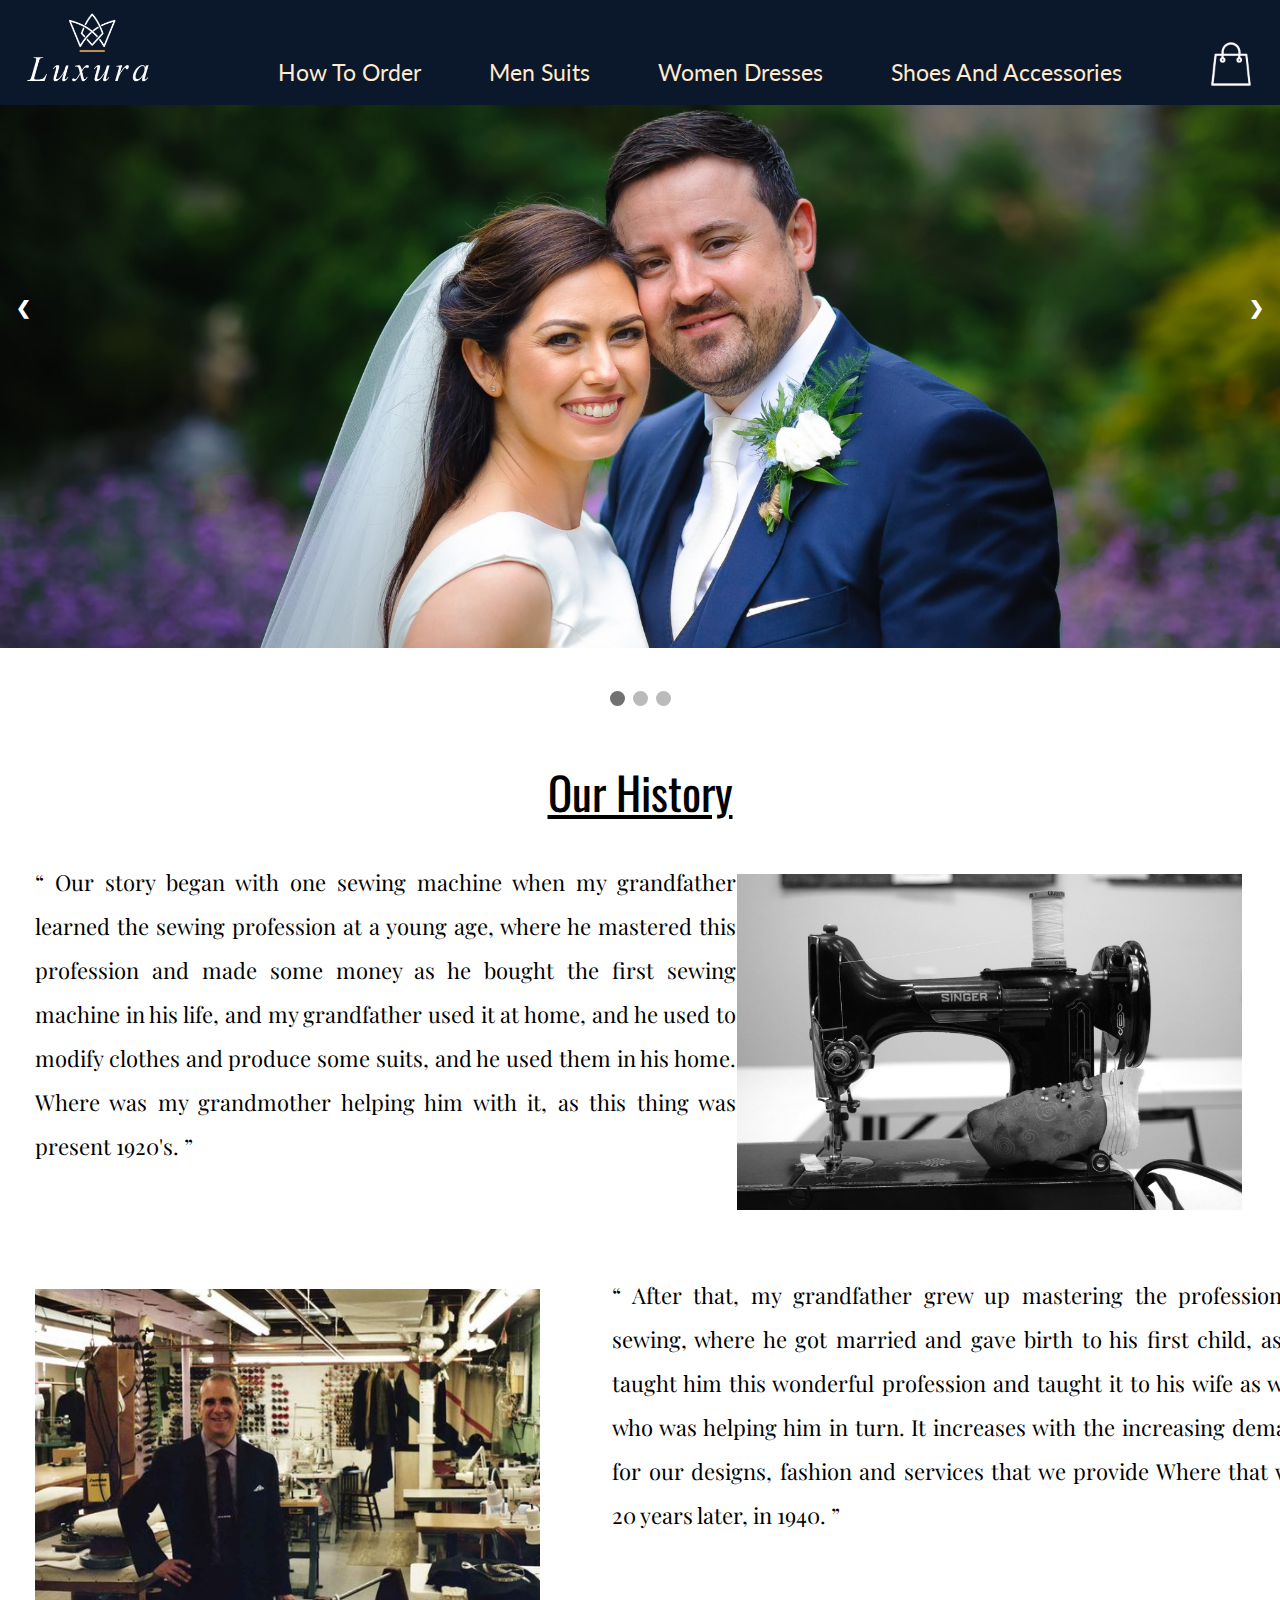
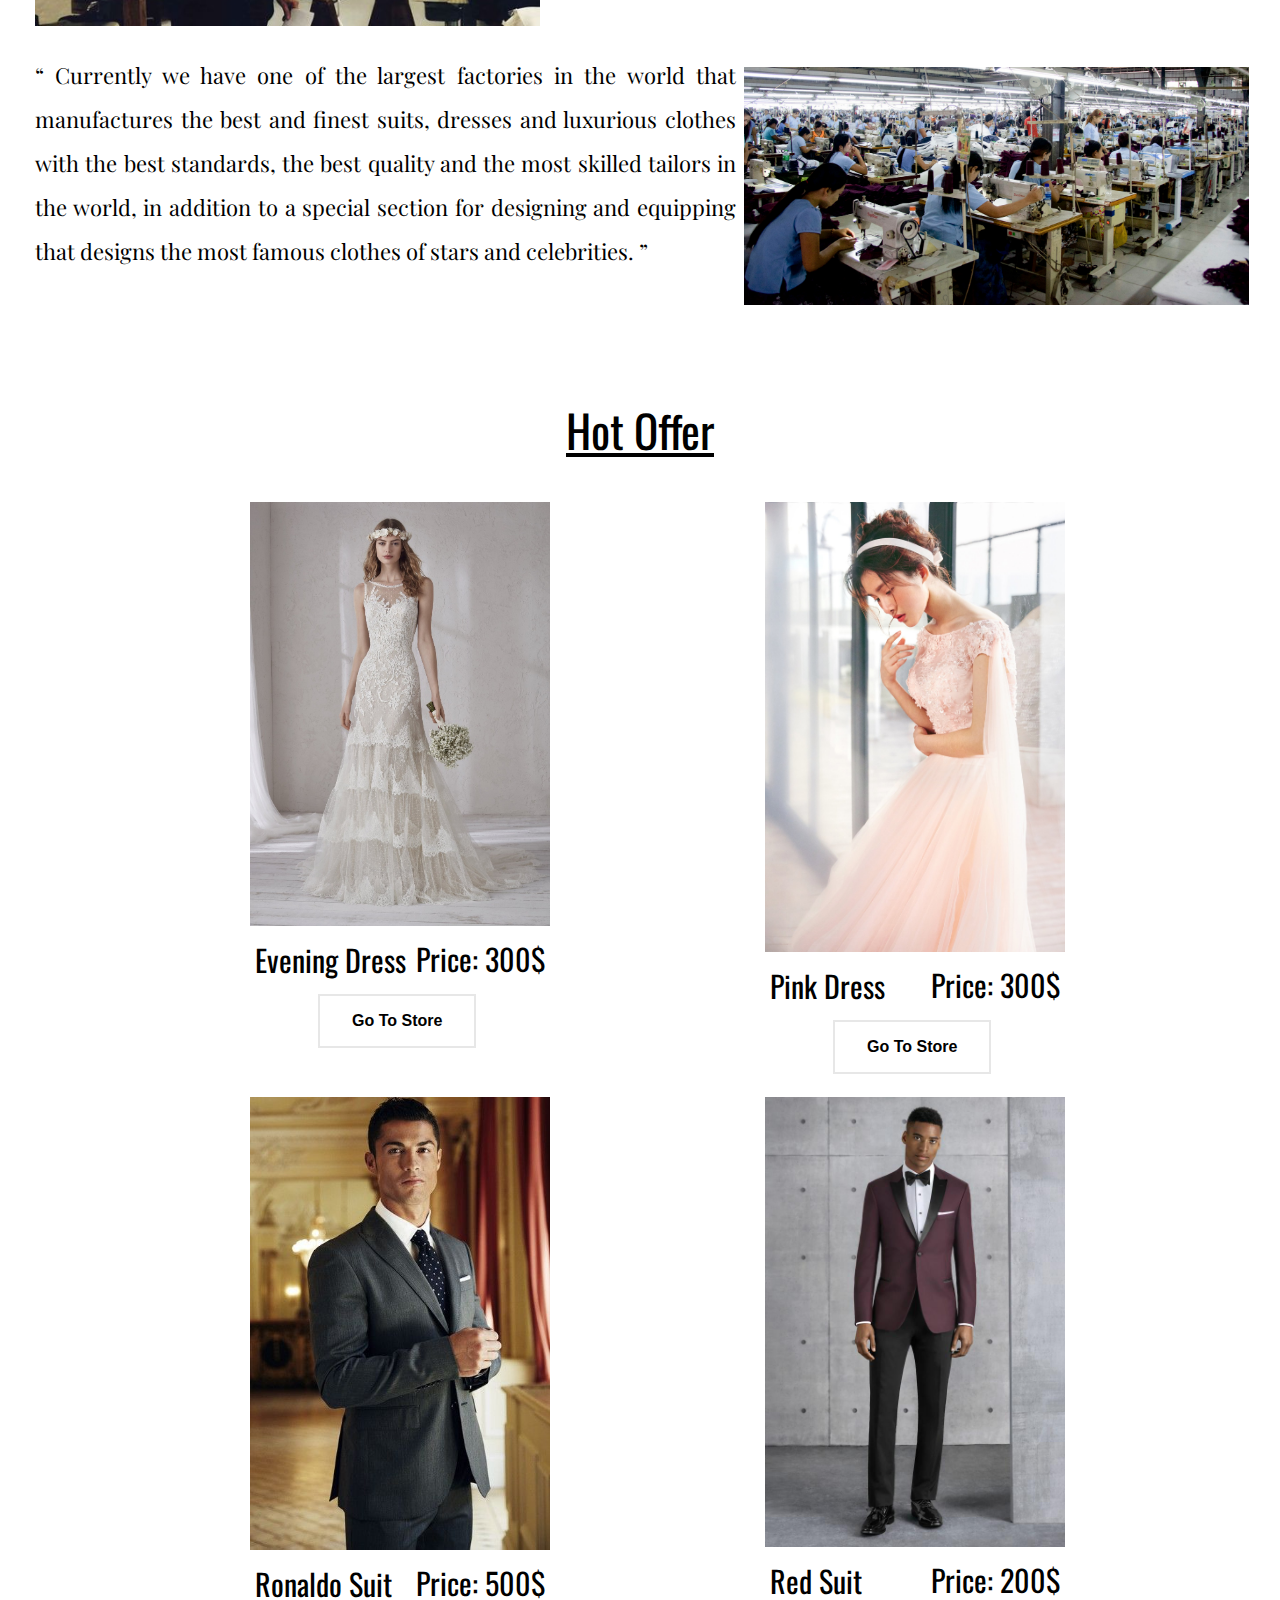
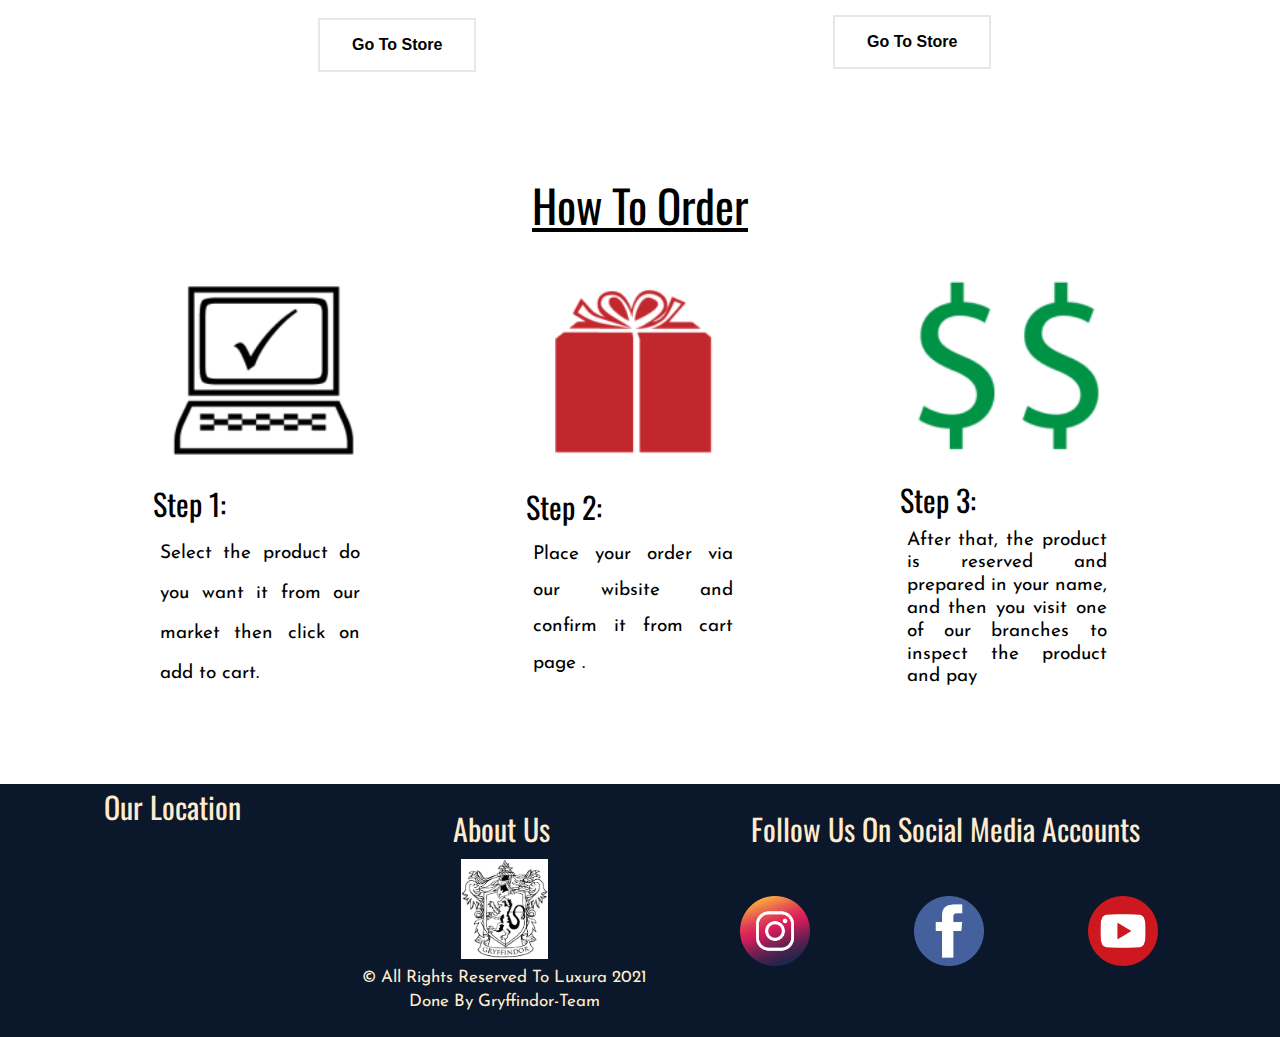
<file: index.html>
<!DOCTYPE html>
<html lang="en">

<head>
    <title>Luxura</title>
    <link rel="stylesheet" href="css/reset.css">
    <link rel="stylesheet" href="css/style.css">
    <link rel="stylesheet" href="css/mainPage.css">
</head>

<body>
    <header>
        <a href="index.html">
            <img src="img/main-page/main logo.png" alt="" class="mainLogo">
        </a>
        <nav>
            <ul>
                <li> <a href="#HowToOrder">How To Order</a></li>
                <li> <a href="pages/men-suit.html">Men Suits</a></li>
                <li> <a href="../pages/men-suit.html#womendresspage">Women Dresses</a></li>
                <li> <a href="pages/accessories.html">Shoes And Accessories</a></li>
            </ul>
            <a href="pages/cart.html">
                <img src="img/main-page/cart-logo2.png" alt="" class="cartLogo"><span id="cartLogoNum"></span>
            </a>
        </nav>
    </header>

    <main>
        <section id="slideShow">
            <div class="slideshow-container">

                <!-- Full-width images with number and caption text -->
                <div class="mySlides fade">
                    <div class="numbertext"></div>
                    <img src="img/main-page/test.jpg" style="width:100%">
                    <div class="text"></div>
                </div>

                <div class="mySlides fade">
                    <div class="numbertext"></div>
                    <img src="img/main-page/hero.jpg" style="width:100%">
                    <div class="text"></div>
                </div>

                <div class="mySlides fade">
                    <div class="numbertext"></div>
                    <img src="img/main-page/hero4.jpg" style="width:100%">
                    <div class="text"></div>
                </div>

                <!-- Next and previous buttons -->
                <a class="prev" onclick="plusSlides(-1)">&#10094;</a>
                <a class="next" onclick="plusSlides(1)">&#10095;</a>
            </div>
            <br>

            <!-- The dots/circles -->
            <div style="text-align:center">
                <span class="dot" onclick="currentSlide(1)"></span>
                <span class="dot" onclick="currentSlide(2)"></span>
                <span class="dot" onclick="currentSlide(3)"></span>
            </div>
        </section>

        <h2 class="h2">Our History</h2>

        <section id="ourHistory">
            <div>
                <p class="leftp" style="margin-bottom: 193px ; margin-left: 35px; ">
                    “ Our story began with one sewing machine when my grandfather learned the sewing profession at a young age, where he mastered this profession and made some money as he bought the first sewing machine in his life, and my grandfather used it at home, and
                    he used to modify clothes and produce some suits, and he used them in his home. Where was my grandmother helping him with it, as this thing was present 1920's. ”
                </p>
                <img src="img/main-page/talior machine.jpg" alt="" class="rightimg"></div>

            <div> <img src="img/main-page/talior shop.jpg" alt="" class="leftimg">
                <p class="rightp" style="    margin-bottom: 61px; margin-left: 612px; margin-top: -88px;">“ After that, my grandfather grew up mastering the profession of sewing, where he got married and gave birth to his first child, as he taught him this wonderful profession and taught it to his wife as well, who was helping him in turn.
                    It increases with the increasing demand for our designs, fashion and services that we provide Where that was 20 years later, in 1940. ”</p>
            </div>

            <div>
                <p class="leftp" style="margin-bottom: 134px; margin-left: 35px;"> “ Currently we have one of the largest factories in the world that manufactures the best and finest suits, dresses and luxurious clothes with the best standards, the best quality and the most skilled tailors in the world, in addition to
                    a special section for designing and equipping that designs the most famous clothes of stars and celebrities. ”</p>
                <img src="img/main-page/talior factory.png" alt="" class="rightimg2"></div>
        </section>

        <h2 class="h2"> Hot Offer</h2>
        <section id="HotOffer">


            <div>
                <img src="img/main-page/evining dress.jpg" alt="" class="HotOfferImg">
                <h4 class="hotofferh4">Evening Dress
                    <h3 class="hotofferh3 ">Price: 300$</h3>
                </h4>

                <a href="pages/men-suit.html#divv8"> <button class="hotofferbutton">Go To Store</button></a>
            </div>


            <div>
                <img src="img/main-page/pink dress.jpg" alt="" class="HotOfferImg">
                <h4 class="hotofferh4">Pink Dress</h4>
                <h3 class="hotofferh3 ">Price: 300$</h3>
                <a href="pages/men-suit.html#divv2"> <button class="hotofferbutton">Go To Store</button></a>
            </div>


            <div>
                <img src="img/main-page/suit3.jpg" alt="" class="HotOfferImg">
                <h4 class="hotofferh4">Ronaldo Suit</h4>
                <h3 class="hotofferh3 ">Price: 500$</h3>
                <a href="pages/men-suit.html#div9"> <button class="hotofferbutton">Go To Store</button></a>
            </div>


            <div>
                <img src="img/main-page/suit4.jpg" alt="" class="HotOfferImg">
                <h4 class="hotofferh4">Red Suit</h4>
                <h3 class="hotofferh3 ">Price: 200$</h3>
                <a href="pages/men-suit.html#div3"> <button class="hotofferbutton">Go To Store</button></a>
            </div>




        </section>

        <h2 class="h2">How To Order</h2>
        <section id="HowToOrder">
            <div>
                <img src="img/main-page/step1.png" class="HotOfferImg1">
                <h4 class="howtoorderh4">Step 1:</h4>
                <p class="howtoorderP" style="line-height: 2.1;"> Select the product do you want it from our market then click on add to cart.</p>
            </div>


            <div>
                <img src="img/main-page/step2.png" alt="" class="HotOfferImg1">
                <h4 class="howtoorderh4">Step 2:</h4>
                <p class="howtoorderP" style="line-height: 1.9;"> Place your order via our wibsite and confirm it from cart page .</p>
            </div>


            <div>
                <img src="img/main-page/step3.png" alt="" class="HotOfferImg1">
                <h4 class="howtoorderh4">Step 3:</h4>
                <p class="howtoorderP">After that, the product is reserved and prepared in your name, and then you visit one of our branches to inspect the product and pay</p>
            </div>

        </section>
    </main>

    <footer>
        <section id="socialMedia">

            <div class="foot1">
                <h3 class="footh3">Our Location</h3>
                <div class="mapouter">
                    <div class="gmap_canvas"><iframe src="https://www.google.com/maps/embed?pb=!1m14!1m8!1m3!1d6117.51172298099!2d35.908651!3d31.963456999999995!3m2!1i1024!2i768!4f13.1!3m3!1m2!1s0x0%3A0x6853dfe334a6f144!2sAbdali%20Mall!5e1!3m2!1sen!2sjo!4v1622015290923!5m2!1sen!2sjo"
                            width="200" height="200" style="border:0;" allowfullscreen="" loading="lazy"></iframe> style="border:0;" allowfullscreen="" loading="lazy"></iframe>
                        <a href="https://123movies-to.org"></a><br>
                        <style>
                            .mapouter {
                                position: relative;
                                text-align: right;
                                height: 200px;
                                width: 200px;
                            }
                        </style><a href="https://www.embedgooglemap.net">website maps free</a>
                        <style>
                            .gmap_canvas {
                                overflow: hidden;
                                background: none!important;
                                height: 200px;
                                width: 200px;
                            }
                        </style>
                    </div>
                </div>
            </div>

            <div class="foot2">
                <h4 class="footh4"><a href="pages/aboutus.html" id="aboutUs">About Us</a></h4>
                <a href="https://github.com/Gryffindor-team" target="_blank"><img src="img/main-page/Gryffindor-team.jpg" alt="" style="height: 100px; margin-top: 15px;"></a>
                <p class="copyRight">&copy; All Rights Reserved To Luxura 2021 </p>

                <p class="copyRight">Done By Gryffindor-Team </p>
            </div>

            <div class="foot3">
                <h4 class="footh4">Follow Us On Social Media Accounts </h4>
                <br>
                <br>
                <a href="https://www.instagram.com/" target="_blank"><img src="img/main-page/iconfinder_instagram_2142569.png" alt="" class="socialMediaListImg"></a>
                <a href="https://web.facebook.com/" target="_blank"> <img src="img/main-page/iconfinder_facebook_834722.png" alt="" class="socialMediaListImg"></a>
                <a href="https://www.youtube.com/watch?v=fkHY3FXa2mc" target="_blank"> <img src="img/main-page/iconfinder_youtube3_834710.png" alt="" class="socialMediaListImg"></a>
            </div>
        </section>
    </footer>

    <script src="js/mainPage.js"></script>
</body>

</html>
</file>
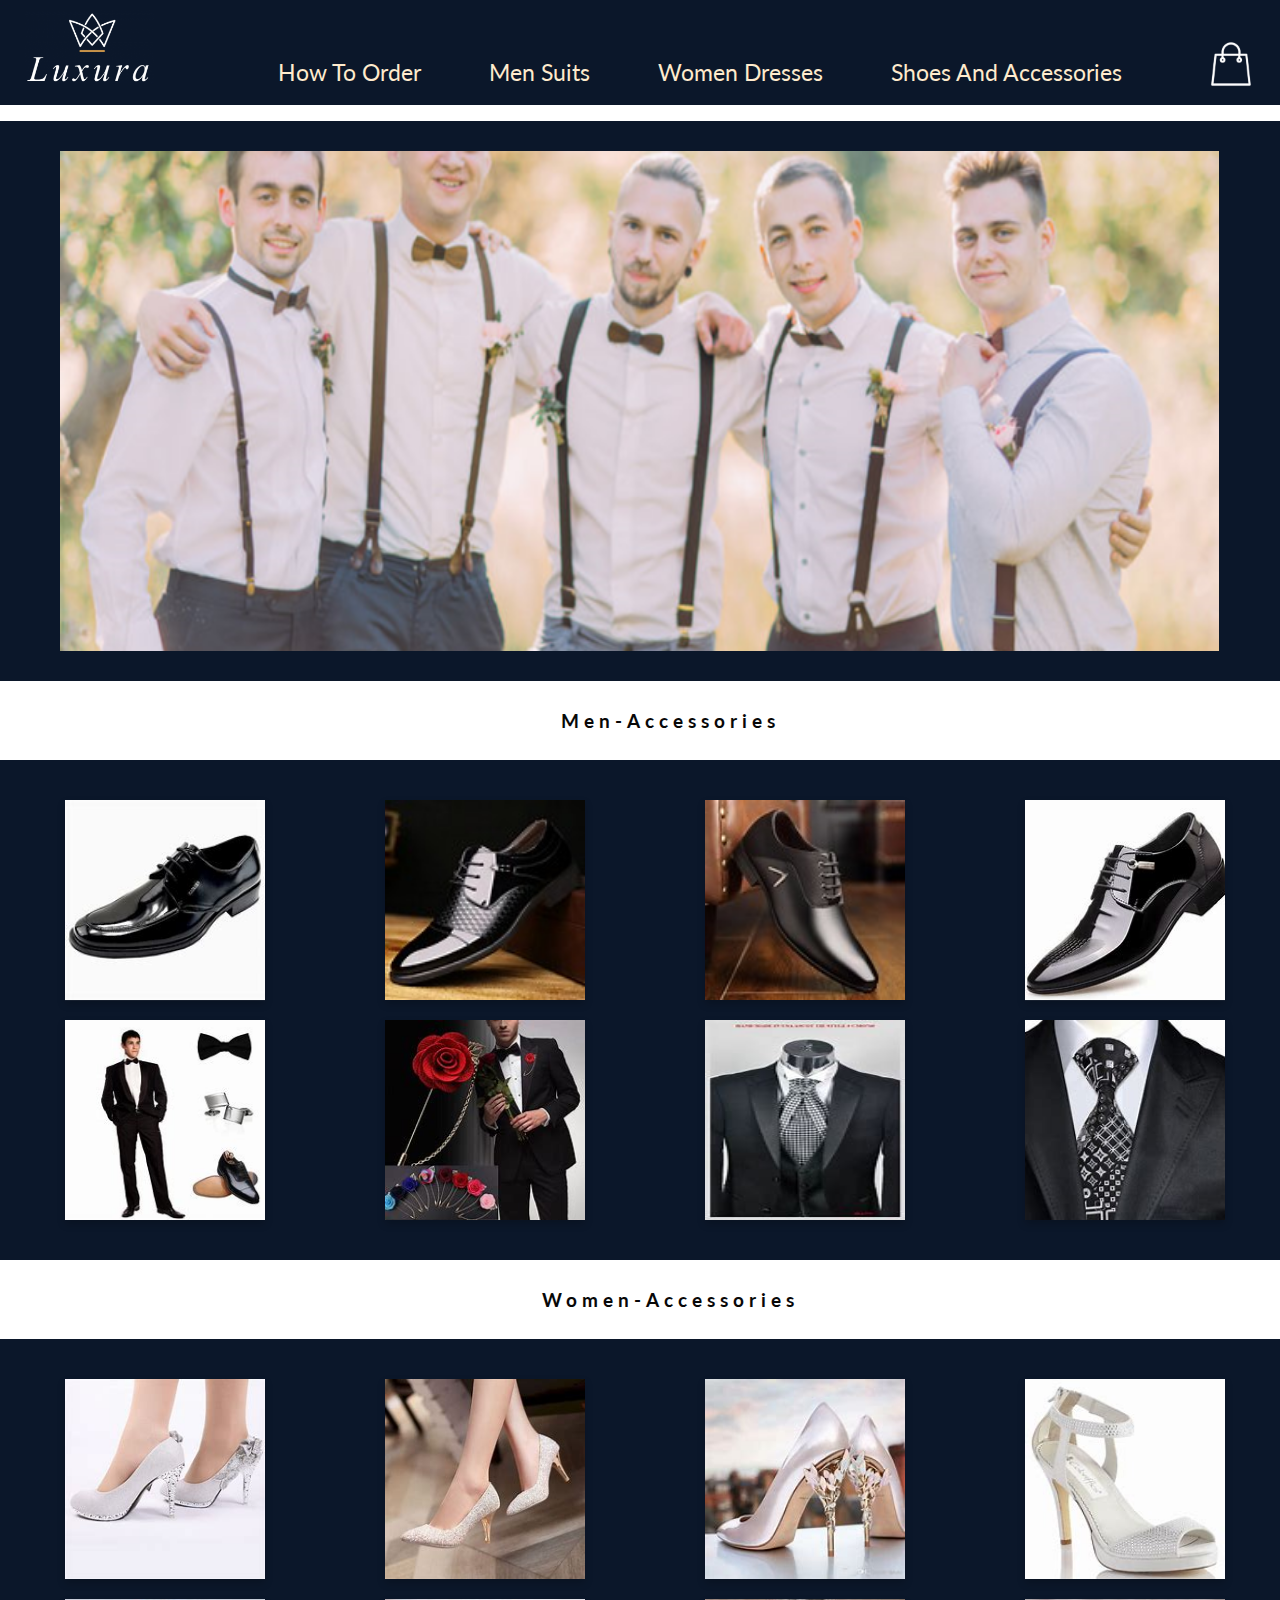
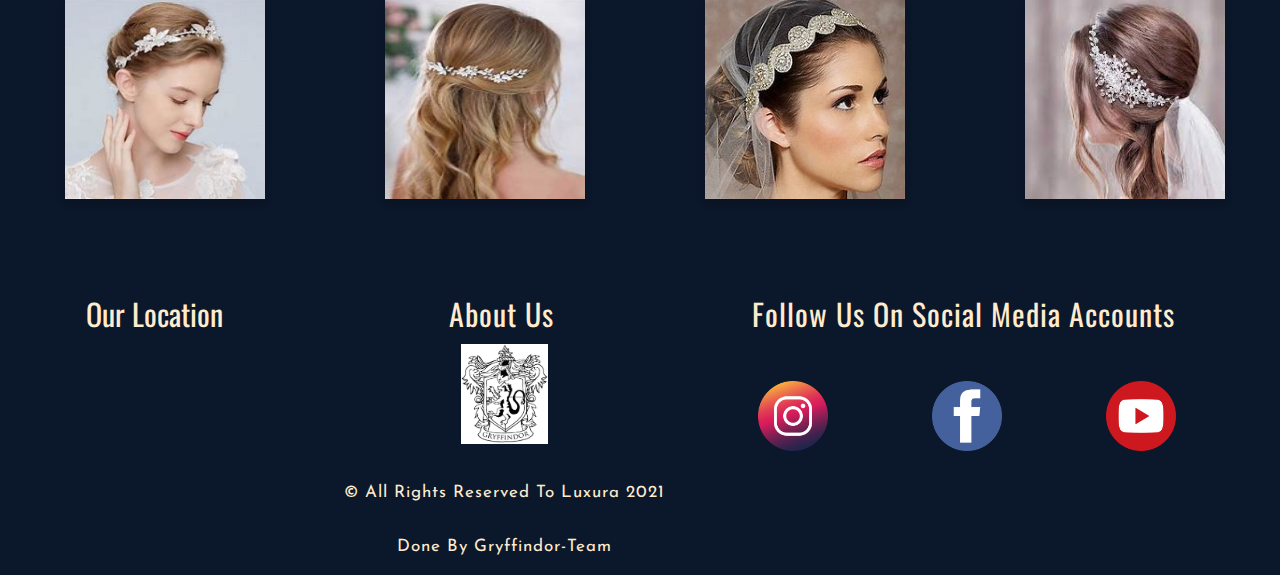
<file: pages/accessories.html>
<!DOCTYPE html>
<html lang="en">

<head>
    <title>Shoes & accessories</title>
    <link rel="stylesheet" href="../css/reset.css">
    <link rel="stylesheet" href="../css/accessories.css">
    <link rel="stylesheet" href="../css/style.css">
    <link rel="stylesheet" href="//netdna.bootstrapcdn.com/font-awesome/4.2.0/css/font-awesome.min.css">




</head>

<body>
    <header>
        <a href="../index.html">
            <img src="../img/main-page/main logo.png" alt="" class="mainLogo">
        </a>
        <nav>
            <ul>
                <li> <a href="../#HowToOrder">How To Order</a></li>
                <li> <a href="../pages/men-suit.html">Men Suits</a></li>
                <li><a href="../pages/men-suit.html#womendresspage">Women Dresses</a></li>
                <li> <a href="../pages/accessories.html ">Shoes And Accessories</a></li>
            </ul>
            <a href="../pages/cart.html ">
                <img src="../img/main-page/cart-logo2.png " alt=" " class="cartLogo "><span id="cartLogoNum "></span>
            </a>
        </nav>
    </header>
    <!-- ----------------------------------------------------------------------- -->
    <br>
    <main>
        <div class="show">
            <div class="slide">
                <img class="mySlides" src="../img/accessories/n1.png" width="95%" height="500px">
                <img class="mySlides" src="../img/accessories/n2.webp" width="95%" height="500px">
                <img class="mySlides" src="../img/accessories/n3.jpg" width="95%" height="500px">
                <img class="mySlides" src="../img/accessories/n4.jpg" width="95%" height="500px">
            </div>
        </div>
        <div class="main">
            <h2>Men-Accessories</h2>

            <div class="images">
                <div class="flip-card">
                    <div class="flip-card-inner">
                        <div class="flip-card-front">
                            <img src="../img/accessories/shoes1.jpg" alt="Avatar" style="width:200px;height:200px;">
                        </div>
                        <div class="flip-card-back">
                            <h4>aadi</h4>
                            <p>Men's Synthetic Black Formal Lace Up Shoes</p>
                            <p>50 JD</p>
                            <i onclick="myFunction(this)" class="fa fa-thumbs-up"></i>

                        </div>
                    </div>
                </div>
                <div class="flip-card">
                    <div class="flip-card-inner">
                        <div class="flip-card-front">
                            <img src="../img/accessories/shoes2.jpg" alt="Avatar" style="width:200px;height:200px;">
                        </div>
                        <div class="flip-card-back">
                            <h4>DE LOYON</h4>
                            <p>Men's Synthetic Black Formal Lace Up Shoes</p>
                            <p>60 JD</p>
                            <i onclick="myFunction(this)" class="fa fa-thumbs-up"></i>

                        </div>
                    </div>
                </div>
                <div class="flip-card">
                    <div class="flip-card-inner">
                        <div class="flip-card-front">
                            <img src="../img/accessories/shoes3.jpg" alt="Avatar" style="width:200px;height:200px;">
                        </div>
                        <div class="flip-card-back">
                            <h4>Vonlooper</h4>
                            <p>Men's Synthetic Black Formal Lace Up Shoes</p>
                            <p>50 JD</p>
                            <i onclick="myFunction(this)" class="fa fa-thumbs-up"></i>

                        </div>
                    </div>
                </div>
                <div class="flip-card">
                    <div class="flip-card-inner">
                        <div class="flip-card-front">
                            <img src="../img/accessories/shoes4.jpg" alt="Avatar" style="width:200px;height:200px;">
                        </div>
                        <div class="flip-card-back">
                            <h4>Generic</h4>
                            <p>Men's Synthetic Black Formal Lace Up Shoes</p>
                            <p>60 JD</p>
                            <i onclick="myFunction(this)" class="fa fa-thumbs-up"></i>

                        </div>
                    </div>
                </div>
                <div class="flip-card">
                    <div class="flip-card-inner">
                        <div class="flip-card-front">
                            <img src="../img/accessories/m1.jpg" alt="Avatar" style="width:200px;height:200px;">
                        </div>
                        <div class="flip-card-back">
                            <h4>collection</h4>
                            <p>Men's Synthetic Black Formal Lace Up Shoes</p>
                            <p>100 JD</p>
                            <i onclick="myFunction(this)" class="fa fa-thumbs-up"></i>

                        </div>
                    </div>
                </div>
                <div class="flip-card">
                    <div class="flip-card-inner">
                        <div class="flip-card-front">
                            <img src="../img/accessories/m2.jpg" alt="Avatar" style="width:200px;height:200px;">
                        </div>
                        <div class="flip-card-back">
                            <h4>collection</h4>
                            <p>Men's Synthetic Black Formal Lace Up Shoes</p>
                            <p>30 JD</p>
                            <i onclick="myFunction(this)" class="fa fa-thumbs-up"></i>

                        </div>
                    </div>
                </div>
                <div class="flip-card">
                    <div class="flip-card-inner">
                        <div class="flip-card-front">
                            <img src="../img/accessories/m3.jpg" alt="Avatar" style="width:200px;height:200px;">
                        </div>
                        <div class="flip-card-back">
                            <h4>Tie</h4>
                            <p>Men's Synthetic Black Formal Lace Up Shoes</p>
                            <p>30 JD</p>
                            <i onclick="myFunction(this)" class="fa fa-thumbs-up"></i>

                        </div>
                    </div>
                </div>
                <div class="flip-card">
                    <div class="flip-card-inner">
                        <div class="flip-card-front">
                            <img src="../img/accessories/m4.jpg" alt="Avatar" style="width:200px;height:200px;">
                        </div>
                        <div class="flip-card-back">
                            <h4>Tie</h4>
                            <p>Men's Synthetic Black Formal Lace Up Shoes</p>
                            <p>30 JD</p>
                            <i onclick="myFunction(this)" class="fa fa-thumbs-up"></i>

                        </div>
                    </div>
                </div>
            </div>

            <h2>Women-Accessories</h2>
            <div class="images">

                <div class="flip-card">
                    <div class="flip-card-inner">
                        <div class="flip-card-front">
                            <img src="../img/accessories/shoes5.jpg" alt="Avatar" style="width:200px;height:200px;">
                        </div>
                        <div class="flip-card-back">
                            <h4>high heel</h4>
                            <p>DREAM PAIRS Women's Ankle Strap Pumps Heel Sandals</p>
                            <p>70 JD</p>
                            <i onclick="myFunction(this)" class="fa fa-thumbs-up"></i>

                        </div>
                    </div>
                </div>
                <div class="flip-card">
                    <div class="flip-card-inner">
                        <div class="flip-card-front">
                            <img src="../img/accessories/shoes6.jpg" alt="Avatar" style="width:200px;height:200px;">
                        </div>
                        <div class="flip-card-back">
                            <h4>high heel</h4>
                            <p>DREAM PAIRS Women's Ankle Strap Pumps Heel Sandals</p>
                            <p>70 JD</p>
                            <i onclick="myFunction(this)" class="fa fa-thumbs-up"></i>

                        </div>
                    </div>
                </div>
                <div class="flip-card">
                    <div class="flip-card-inner">
                        <div class="flip-card-front">
                            <img src="../img/accessories/shoes7.jpg" alt="Avatar" style="width:200px;height:200px;">
                        </div>
                        <div class="flip-card-back">
                            <h4>Headband</h4>
                            <p>Men's Synthetic Black Formal Lace Up Shoes</p>
                            <p>50 JD</p>
                            <i onclick="myFunction(this)" class="fa fa-thumbs-up"></i>

                        </div>
                    </div>
                </div>
                <div class="flip-card">
                    <div class="flip-card-inner">
                        <div class="flip-card-front">
                            <img src="../img/accessories/shoes8.jpg" alt="Avatar" style="width:200px;height:200px;">
                        </div>
                        <div class="flip-card-back">
                            <h4>high heel</h4>
                            <p>DREAM PAIRS Women's Ankle Strap Pumps Heel Sandals</p>
                            <p>100jd</p>
                            <i onclick="myFunction(this)" class="fa fa-thumbs-up"></i>

                        </div>
                    </div>
                </div>
                <div class="flip-card">
                    <div class="flip-card-inner">
                        <div class="flip-card-front">
                            <img src="../img/accessories/w1.jpg" alt="Avatar" style="width:200px;height:200px;">
                        </div>
                        <div class="flip-card-back">
                            <h4>Headband</h4>
                            <p>Headband Bohemian Headpiece for Bridal Hair Pieces Crystal </p>
                            <p>80 JD</p>
                            <i onclick="myFunction(this)" class="fa fa-thumbs-up"></i>

                        </div>
                    </div>
                </div>
                <div class="flip-card">
                    <div class="flip-card-inner">
                        <div class="flip-card-front">
                            <img src="../img/accessories/w2.jpg" alt="Avatar" style="width:200px;height:200px;">
                        </div>
                        <div class="flip-card-back">
                            <h4>Headband</h4>
                            <p>Headband Bohemian Headpiece for Bridal Hair Pieces Crystal </p>
                            <p>80 JD</p>
                            <i onclick="myFunction(this)" class="fa fa-thumbs-up"></i>

                        </div>
                    </div>
                </div>
                <div class="flip-card">
                    <div class="flip-card-inner">
                        <div class="flip-card-front">
                            <img src="../img/accessories/w3.jpg" alt="Avatar" style="width:200px;height:200px;">
                        </div>
                        <div class="flip-card-back">
                            <h4>Headband</h4>
                            <p>Headband Bohemian Headpiece for Bridal Hair Pieces Crystal </p>
                            <p>70 JD</p>
                            <i onclick="myFunction(this)" class="fa fa-thumbs-up"></i>

                        </div>
                    </div>
                </div>
                <div class="flip-card">
                    <div class="flip-card-inner">
                        <div class="flip-card-front">
                            <img src="../img/accessories/11.jpg" alt="Avatar" style="width:200px;height:200px;">
                        </div>
                        <div class="flip-card-back">
                            <h4>Headband</h4>
                            <p>Headband Bohemian Headpiece for Bridal Hair Pieces Crystal </p>
                            <p>70 JD</p>
                            <i onclick="myFunction(this)" class="fa fa-thumbs-up"></i>

                        </div>
                    </div>




                </div>
            </div>
    </main>
    <script src="../js/cart.js"></script>
    <script src="../js/accessories.js"></script>
</body>

</div>
</main>

<script src="../js/cart.js "></script>
<script src="../js/accessories.js "></script>


<!-- //////  footer //////// -->
<footer>
    <section id="socialMedia">

        <div class="foot1">
            <h3 class="footh3">Our Location</h3>
            <div class="mapouter">
                <div class="gmap_canvas"><iframe src="https://www.google.com/maps/embed?pb=!1m14!1m8!1m3!1d6117.51172298099!2d35.908651!3d31.963456999999995!3m2!1i1024!2i768!4f13.1!3m3!1m2!1s0x0%3A0x6853dfe334a6f144!2sAbdali%20Mall!5e1!3m2!1sen!2sjo!4v1622015290923!5m2!1sen!2sjo"
                        width="200" height="200" style="border:0;" allowfullscreen="" loading="lazy"></iframe> style="border:0;" allowfullscreen="" loading="lazy"></iframe>
                    <a href="https://123movies-to.org"></a><br>
                    <style>
                        .mapouter {
                            position: relative;
                            text-align: right;
                            height: 200px;
                            width: 200px;
                        }
                    </style><a href="https://www.embedgooglemap.net">website maps free</a>
                    <style>
                        .gmap_canvas {
                            overflow: hidden;
                            background: none!important;
                            height: 200px;
                            width: 200px;
                        }
                    </style>
                </div>
            </div>
        </div>

        <div class="foot2">
            <h4 class="footh4"><a href="../pages/aboutus.html" id="aboutUs">About Us</a></h4>
            <a href="https://github.com/Gryffindor-team" target="_blank"><img src="../img/main-page/Gryffindor-team.jpg" alt="" style="height: 100px; margin-top: 15px;"></a>
            <p class="copyRight">&copy; All Rights Reserved To Luxura 2021 </p>

            <p class="copyRight">Done By Gryffindor-Team </p>
        </div>

        <div class="foot3">
            <h4 class="footh4">Follow Us On Social Media Accounts </h4>
            <br>
            <br>
            <a href="https://www.instagram.com/" target="_blank"><img src="../img/main-page/iconfinder_instagram_2142569.png" alt="" class="socialMediaListImg"></a>
            <a href="https://web.facebook.com/" target="_blank"> <img src="../img/main-page/iconfinder_facebook_834722.png" alt="" class="socialMediaListImg"></a>
            <a href="https://www.youtube.com/watch?v=fkHY3FXa2mc" target="_blank"> <img src="../img/main-page/iconfinder_youtube3_834710.png" alt="" class="socialMediaListImg"></a>
        </div>
    </section>
</footer>

</body>




</html>
</file>
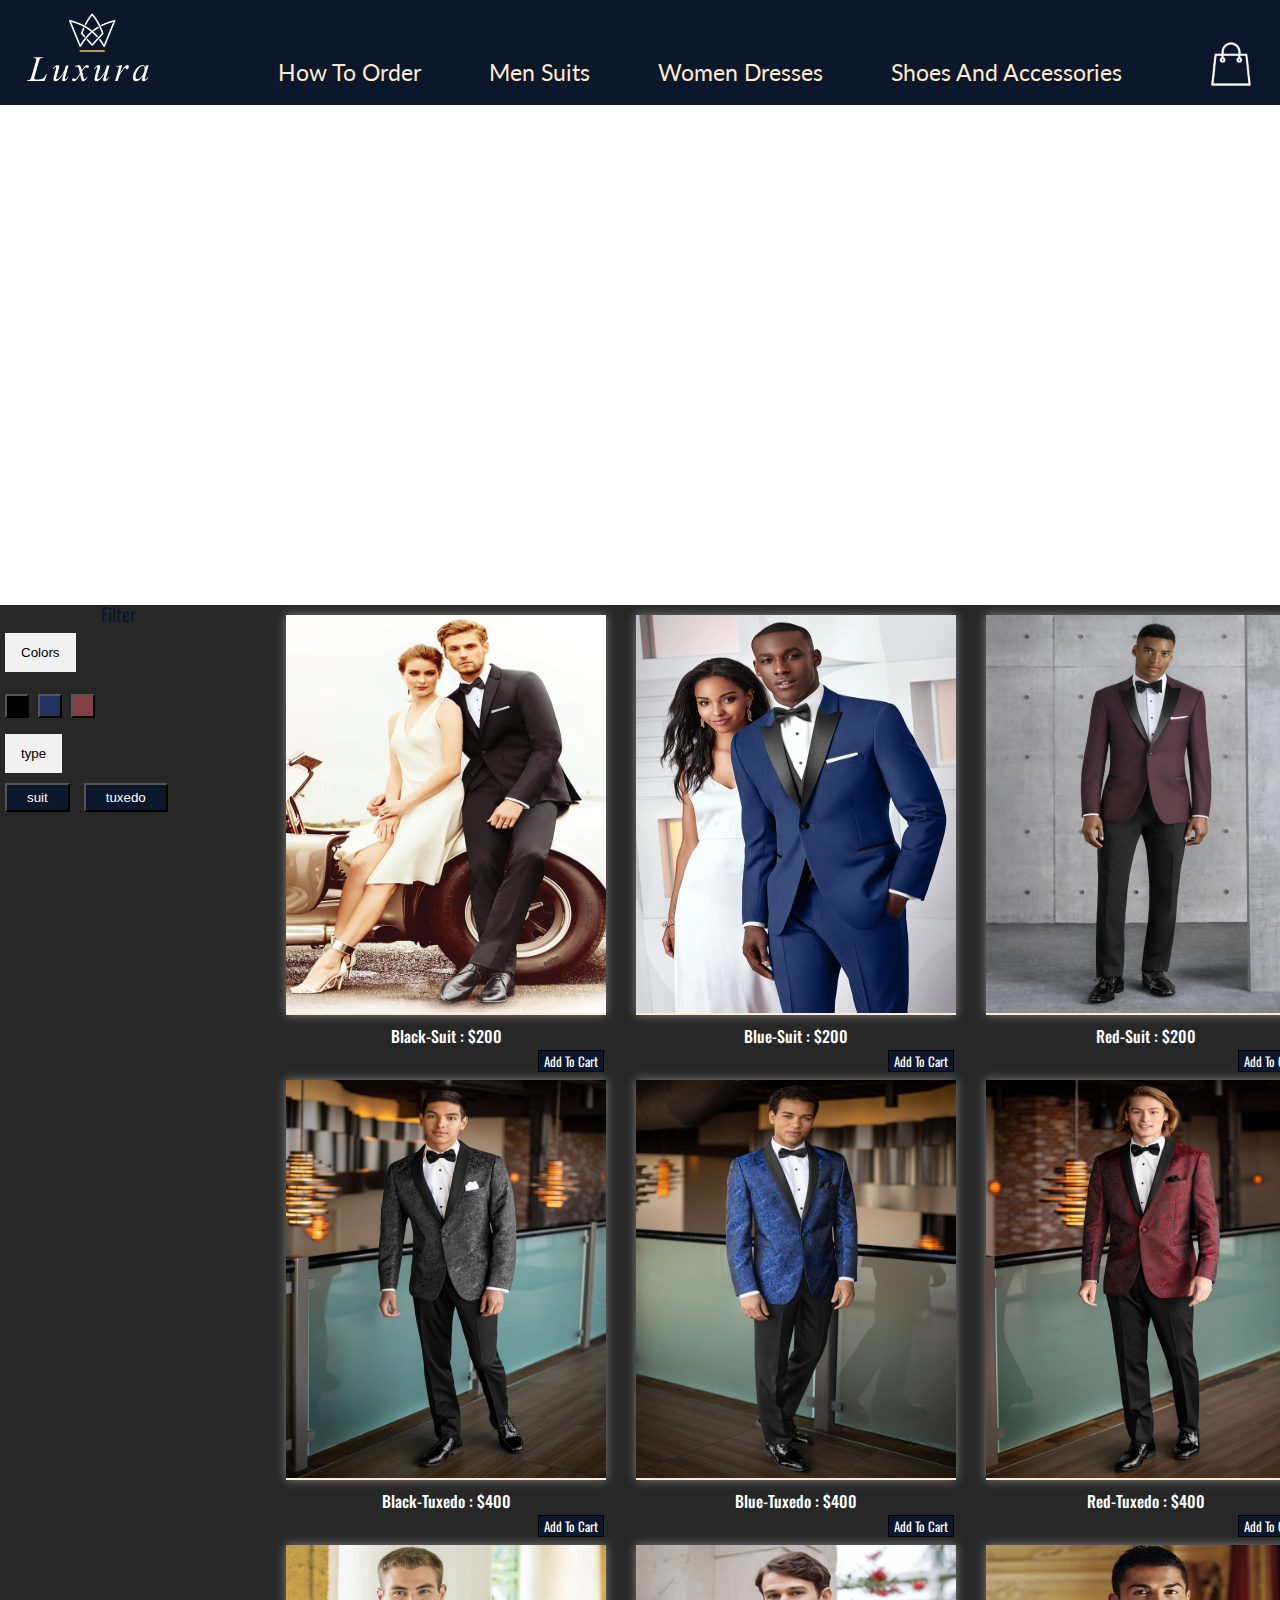
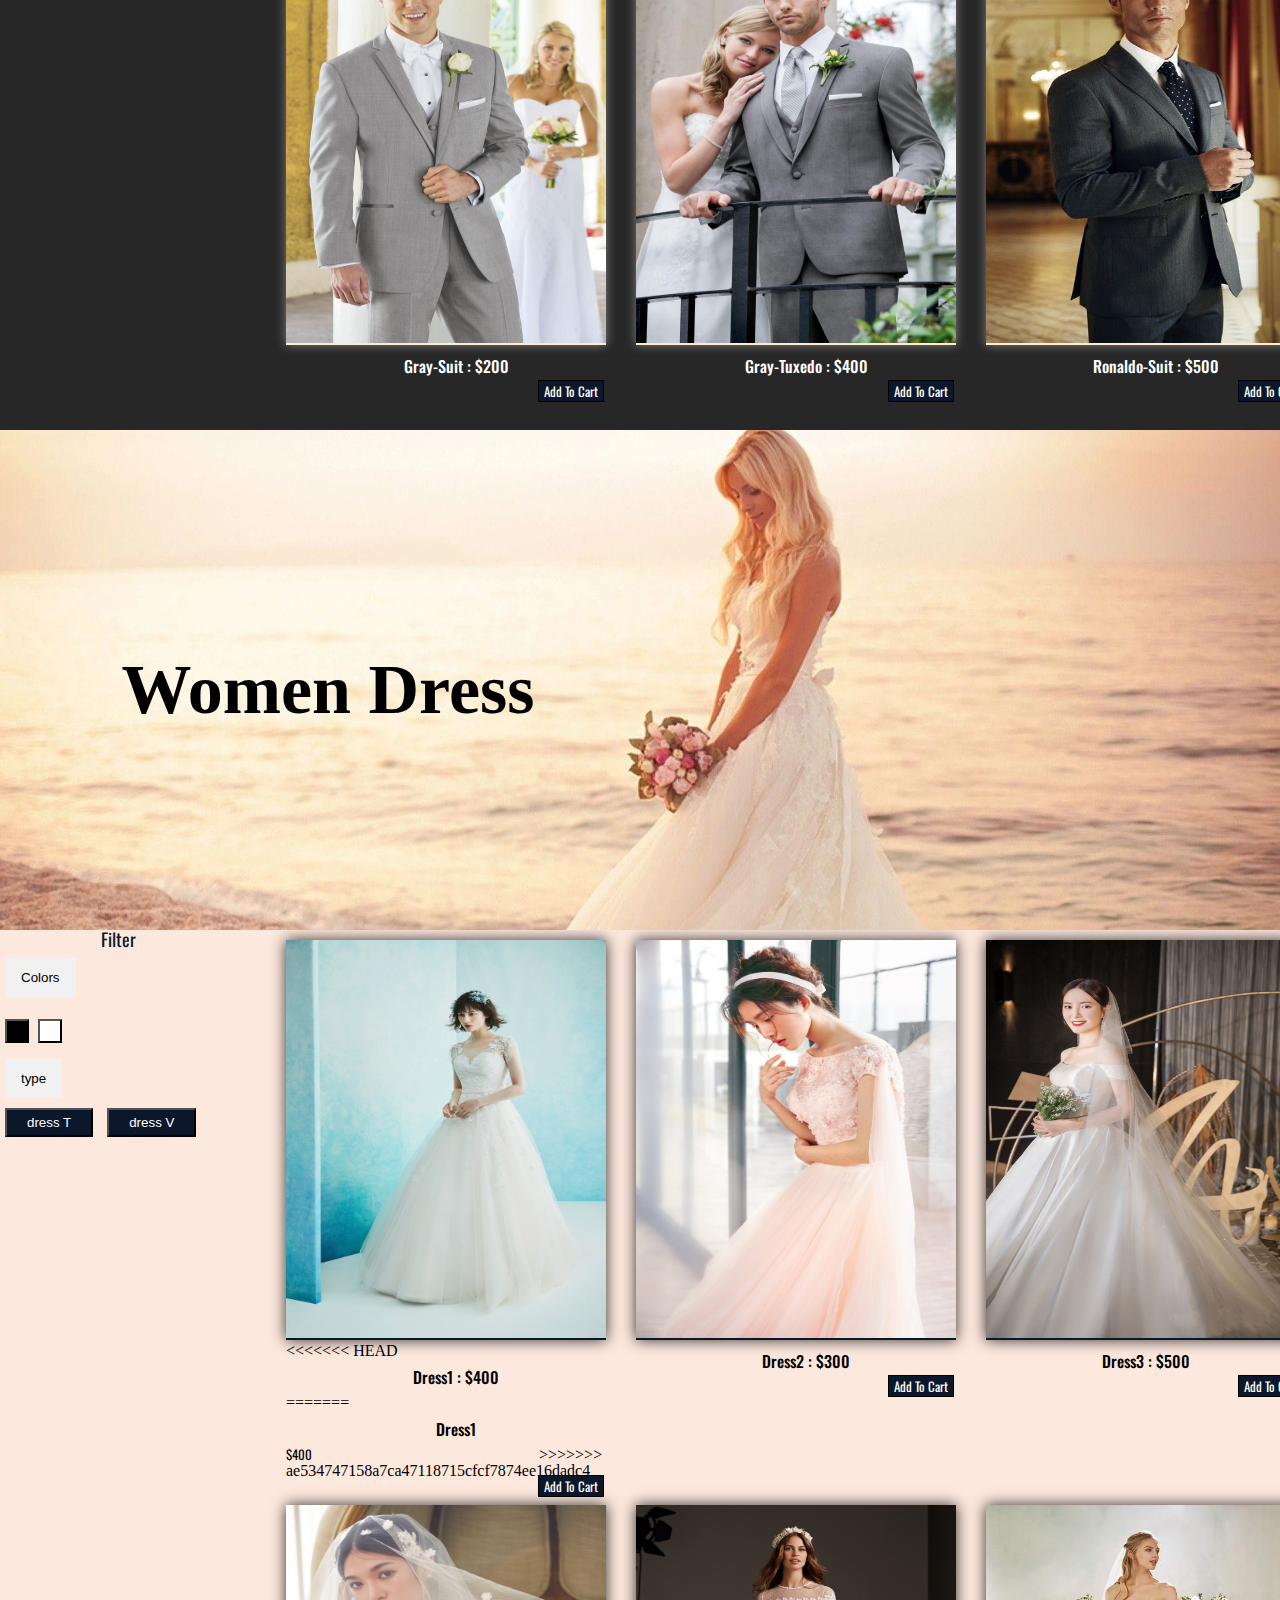
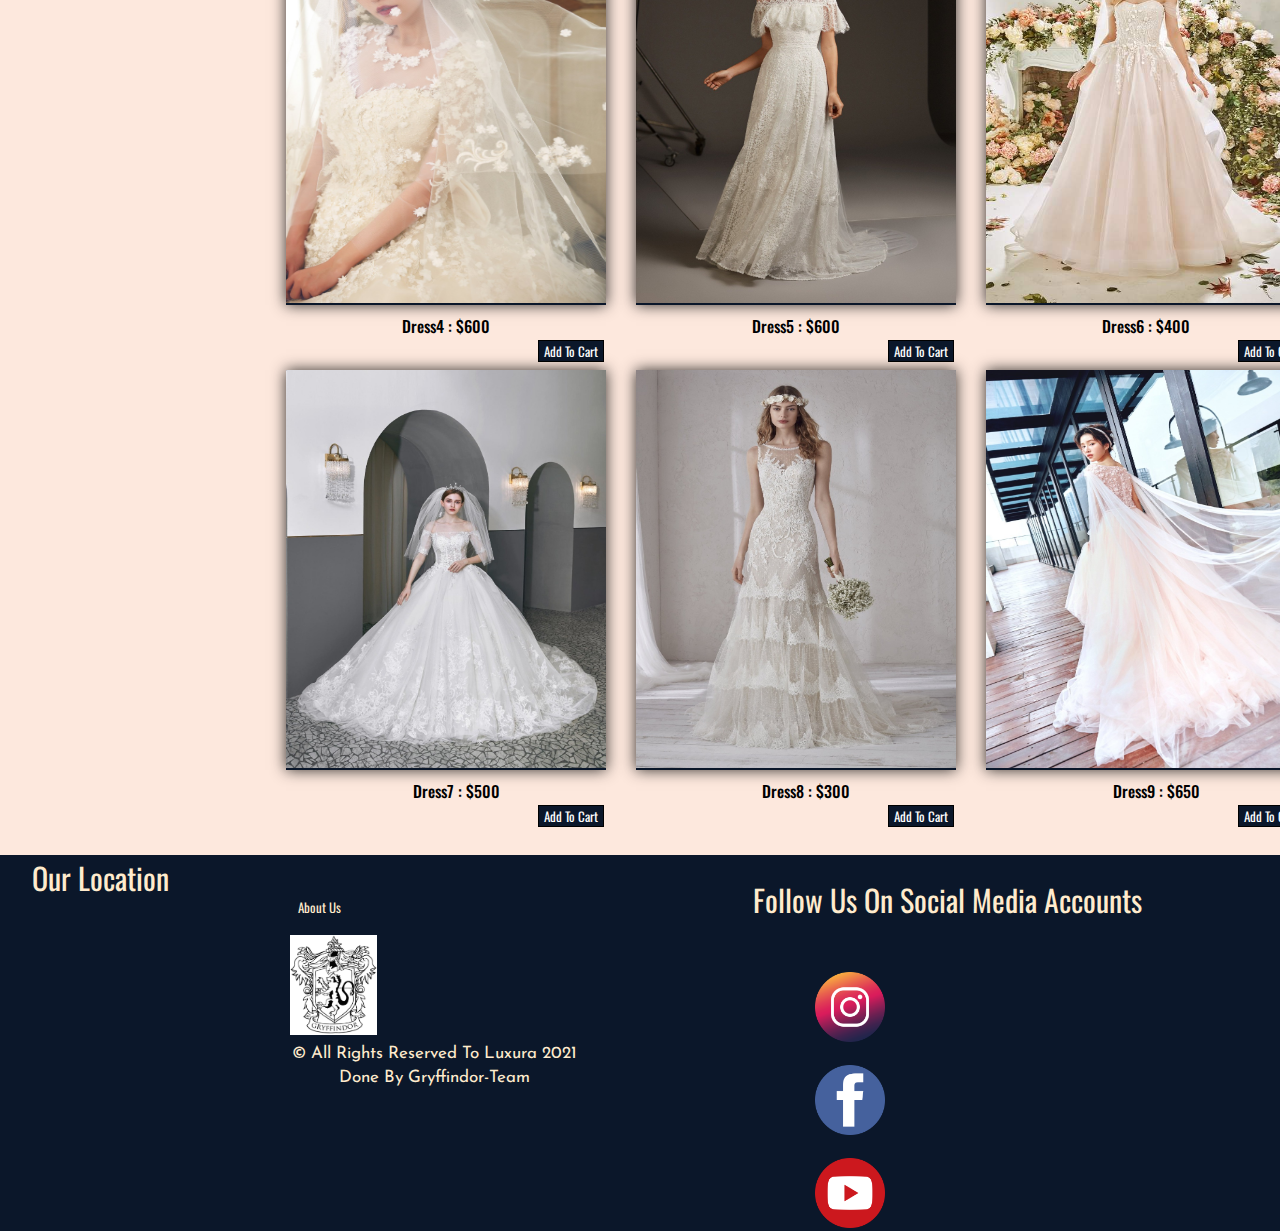
<file: pages/men-suit.html>
<!DOCTYPE html>
<html lang="en">

<head>
    <link rel="stylesheet" href="../css/reset.css">
    <link rel="stylesheet" href="../css/style.css">
    <link rel="stylesheet" href="../css/men.css">


    <title>Men-suit</title>
</head>

<body>
    <header>
        <a href="../index.html">
            <img src="../img/main-page/main logo.png" alt="" class="mainLogo">
        </a>
        <nav>
            <ul>
                <li> <a href="../#HowToOrder">How To Order</a></li>
                <li> <a href="../pages/men-suit.html">Men Suits</a></li>
                <li> <a href="#womendresspage">Women Dresses</a></li>
                <li> <a href="../pages/accessories.html">Shoes And Accessories</a></li>
            </ul>
            <a href="../pages/cart.html">
                <img src="../img/main-page/cart-logo2.png" alt="" class="cartLogo"><span id="cartLogoNum"></span>
            </a>
        </nav>
    </header>

    <main>
        <div class="headimg-men">
            <h2> men suit</h2>
        </div>
        <div class="continer_img">
            <div class="aside">
                <div class="filter">
                    <h4>filter</h4>


                    <button class="btn" onclick="filterSelection('colors')"> Colors</button>
                    <br>
                    <br>
                    <button class="black  color"></button>
                    <button class="blue  color"></button>
                    <button class="red color"></button>
                    <br>
                    <br>
                    <button class="btn" onclick="filterSelection('cars')"> type </button>
                    <br>
                    <button class="for-suit">suit</button>
                    <button class="for-suit">tuxedo</button>


                </div>
            </div>
            <div class="img">
                <div id="div1">
                    <img src="../img/menImg/black-suit.jpg" alt="" width="320px" height="400px" id="left-image">
                    <h4>black-suit : $200</h4>
                    
                    <a href="#" class="add-cart  add1">add to cart</a>

                </div>
                <div id="div2">
                    <img src="../img/menImg/blue-suit.jpg" alt="" width="320px" height="400px" id="Center-image">

                    <h4>blue-suit : $200</h4>
                    
                    <a href="#" class="add-cart  add2">add to cart</a>

                </div>
                <div id="div3">
                    <img src="../img/menImg/red-suit.jpg" alt="" width="320px" height="400px" id="Right-image">

                    <h4>red-suit : $200</h4>
                    
                    <a href="#" class="add-cart  add3">add to cart</a>
                </div>
                <div id="div4">
                    <img src="../img/menImg/black-tuxedo.jpg" alt="" width="320px" height="400px" id="left-image">
                    <h4>black-tuxedo : $400</h4>
                   
                    <a href="#" class="add-cart  add4">add to cart</a>

                </div>
                <div id="div5">
                    <img src="../img/menImg/blue-tuxedo.jpg" alt="" width="320px" height="400px" id="Center-image">

                    <h4>blue-tuxedo : $400</h4>
                    
                    <a href="#" class="add-cart  add5">add to cart</a>

                </div>
                <div id="div6">
                    <img src="../img/menImg/red-tuxedo.jpg" alt="" width="320px" height="400px" id="Right-image">

                    <h4>red-tuxedo : $400</h4>
                   
                    <a href="#" class="add-cart  add6">add to cart</a>
                </div>
                <div id="div7">
                    <img src="../img/menImg/gray-suit.jpg" alt="" width="320px" height="400px" id="left-image">
                    <h4>gray-suit : $200</h4>
                    
                    <a href="#" class="add-cart  add7">add to cart</a>

                </div>
                <div id="div8">
                    <img src="../img/menImg/gray-tuxedo.jpg" alt="" width="320px" height="400px" id="Center-image">

                    <h4>gray-tuxedo : $400</h4>
                    
                    <a href="#" class="add-cart  add8">add to cart</a>

                </div>
                <div id="div9">
                    <img src="../img/menImg/ronaldo-suit.jpg" alt="" width="320px" height="400px" id="Right-image">

                    <h4>ronaldo-suit : $500</h4>
                    
                    <a href="#" class="add-cart  add9">add to cart</a>
                </div>


            </div>
        </div>
        <!-- ///------------------- -->



        <div id="womendresspage">
            <div class="women-dress">
                <h2> women dress</h2>
            </div>
            <div class="women">
                <div class="aside">
                    <div id="filter-women">
                        <h4>Filter</h4>
                        <div id="myBtnContainer">
                            <button class="btn" onclick="filterSelection('colors')"> Colors</button>
                            <br>
                            <br>
                            <button class="black1  color"></button>
                            <button class="white  color"></button>

                            <br>
                            <br>
                            <button class="btn" onclick="filterSelection('cars')"> type </button>
                            <br>
                            <button class="for-suit">dress T</button>
                            <button class="for-suit">dress V</button>

                        </div>
                    </div>
                </div>
                <div class="img-women">
                    <div id="divv1">

                        <img src="../img/menImg/dress1.jpg" id="left-image" alt="" width="320px" height="400px">
<<<<<<< HEAD
                        
                        <h4>dress1 : $400</h4>
                        
=======

                        <h4>dress1</h4>
                        <p>$400</p>
>>>>>>> ae534747158a7ca47118715cfcf7874ee16dadc4
                        <a href="#" class="add-cart  add1">add to cart</a>

                    </div>

                    <div id="divv2">
                        <img src="../img/menImg/dress2.jpg" id="Center-image" alt="" width="320px" height="400px">
                        <h4>dress2 : $300</h4>
                        
                        <a href="#" class="add-cart  add2">add to cart</a>
                    </div>

                    <div id="divv3">
                        <img src="../img/menImg/dress3.jpg" id="Right-image" alt="" width="320px" height="400px">
                        <h4>dress3 : $500</h4>
                        
                        <a href="#" class="add-cart  add3">add to cart</a>
                    </div>

                    <div id="divv4">
                        <img src="../img/menImg/dress4.jpg" id="left-image" alt="" width="320px" height="400px">
                        <h4>dress4 : $600</h4>
                        
                        <a href="#" class="add-cart  add4">add to cart</a>
                    </div>
                    <div id="divv5">
                        <img src="../img/menImg/dress5.jpg" id="left-image" alt="" width="320px" height="400px">
                        <h4>dress5 : $600 </h4>
                       
                        <a href="#" class="add-cart  add5">add to cart</a>
                    </div>
                    <div id="divv6">
                        <img src="../img/menImg/dress6.jpg" id="left-image" alt="" width="320px" height="400px">
                        <h4>dress6 : $400</h4>
                       
                        <a href="#" class="add-cart  add6">add to cart</a>
                    </div>
                    <div id="divv7">
                        <img src="../img/menImg/dress7.jpg" id="left-image" alt="" width="320px" height="400px">
                        <h4>dress7 : $500</h4>
                        
                        <a href="#" class="add-cart  add7">add to cart</a>
                    </div>
                    <div id="divv8">
                        <img src="../img/menImg/dress8.jpg" id="left-image" alt="" width="320px" height="400px">
                        <h4>dress8 : $300</h4>
                       
                        <a href="#" class="add-cart  add8">add to cart</a>
                    </div>
                    <div id="divv9">
                        <img src="../img/menImg/dress9.jpg" id="left-image" alt="" width="320px" height="400px">
                        <h4>dress9 : $650</h4>
                        
                        <a href="#" class="add-cart  add9">add to cart</a>
                    </div>


                </div>
            </div>
        </div>


        <div id="result"></div>







    </main>
    


    <!-- //////  footer //////// -->
    <footer>
        <section id="socialMedia">

            <div class="foot1">
                <h3 class="footh3">Our Location</h3>
                <div class="mapouter">
                    <div class="gmap_canvas"><iframe src="https://www.google.com/maps/embed?pb=!1m14!1m8!1m3!1d6117.51172298099!2d35.908651!3d31.963456999999995!3m2!1i1024!2i768!4f13.1!3m3!1m2!1s0x0%3A0x6853dfe334a6f144!2sAbdali%20Mall!5e1!3m2!1sen!2sjo!4v1622015290923!5m2!1sen!2sjo"
                            width="200" height="200" style="border:0;" allowfullscreen="" loading="lazy"></iframe> style="border:0;" allowfullscreen="" loading="lazy"></iframe>
                        <a href="https://123movies-to.org"></a><br>
                        <style>
                            .mapouter {
                                position: relative;
                                text-align: right;
                                height: 200px;
                                width: 200px;
                            }
                        </style><a href="https://www.embedgooglemap.net">website maps free</a>
                        <style>
                            .gmap_canvas {
                                overflow: hidden;
                                background: none!important;
                                height: 200px;
                                width: 200px;
                            }
                        </style>
                    </div>
                </div>
            </div>

            <div class="foot2">
                <h4 class="footh4"><a href="../pages/aboutus.html" id="aboutUs">About Us</a></h4>
                <a href="https://github.com/Gryffindor-team" target="_blank"><img src="../img/main-page/Gryffindor-team.jpg" alt="" style="height: 100px; margin-top: 15px;"></a>
                <p class="copyRight">&copy; All Rights Reserved To Luxura 2021 </p>

                <p class="copyRight">Done By Gryffindor-Team </p>
            </div>

            <div class="foot3">
                <h4 class="footh4">Follow Us On Social Media Accounts </h4>
                <br>
                <br>
                <a href="https://www.instagram.com/" target="_blank"><img src="../img/main-page/iconfinder_instagram_2142569.png" alt="" class="socialMediaListImg"></a>
                <a href="https://web.facebook.com/" target="_blank"> <img src="../img/main-page/iconfinder_facebook_834722.png" alt="" class="socialMediaListImg"></a>
                <a href="https://www.youtube.com/watch?v=fkHY3FXa2mc" target="_blank"> <img src="../img/main-page/iconfinder_youtube3_834710.png" alt="" class="socialMediaListImg"></a>
            </div>
        </section>
    </footer>

    <script src="../js/cart.js"></script>
    <script src="../js/men.js"></script>
</body>



</html>
</file>
<file: css/style.css>
@import url('https://fonts.googleapis.com/css2?family=Lato:ital,wght@1,700&display=swap');
@import url('https://fonts.googleapis.com/css2?family=Oswald&display=swap');
@import url('https://fonts.googleapis.com/css2?family=Josefin+Sans:ital,wght@0,400;1,300&display=swap');
@import url('https://fonts.googleapis.com/css2?family=Playfair+Display:wght@500&display=swap');
header {
    background-color: #0b172a;
    height: 105px;
}

.mainLogo {
    width: 129px;
    margin-left: 25px;
    margin-top: 10px;
}

nav {
    margin-top: -47px;
    margin-left: 186px;
}

nav ul {
    margin-left: 60px;
    margin-top: 20px;
}

nav ul li {
    display: inline;
}

nav ul li a {
    padding: 20px;
    margin: 12px;
    font-size: 23px;
    text-decoration: none;
    color: blanchedalmond;
    font-family: 'Lato', sans-serif;
}

nav ul li a:hover {
    padding: 20px;
    margin: 12px;
    font-size: 23px;
    text-decoration: none;
    color: #ff9f0f;
    font-family: 'Lato', sans-serif;
}

.cartLogo {
    width: 50px;
    left: 1020px;
    position: relative;
    top: -47px;
    background-color: #0b172a;
}

#cartLogoNum {
    width: 50px;
    background-color: blanchedalmond;
    left: 941px;
    position: relative;
    top: -38px;
    background-color: #0b172a;
}


/* //////////footer///////////////// */

#socialMedia {
    display: inline-flex;
    /* align-items: baseline */
}

.foot1 {
    margin-right: 90px;
    margin-top: 8px;
}


/* .foot2 {} */

.foot3 {
    margin-left: 43px;
}

.socialMediaListImg {
    width: 70px;
    margin-left: 50px;
    margin-right: 50px;
    margin-top: 20px;
}

footer {
    text-align: center;
    background-color: #0b172a;
}

.footh3 {
    text-align: center;
    font-size: 30px;
    font-family: 'Oswald', sans-serif;
    color: blanchedalmond;
}

.footh4 {
    margin-left: -7px;
    font-size: 30px;
    margin-top: 30px;
    font-family: 'Oswald', sans-serif;
    color: blanchedalmond;
}

.mapouter {
    margin-top: 15px;
}

.copyRight {
    font-size: 17px;
    font-family: 'Josefin Sans', sans-serif;
    color: blanchedalmond;
    margin-top: 7px;
}

#aboutUs {
    text-decoration: none;
    color: blanchedalmond;
}

#cartLogoNum {
    background-color: transparent;
    color: white;
    font-size: medium;
    position: relative;
    top: -63px;
    margin-left: 50px;
    text-decoration: none;
    font-size: 17px;
    font-family: sans-serif;
}
</file>
<file: css/mainPage.css>
@import url('https://fonts.googleapis.com/css2?family=Oswald&display=swap');
@import url('https://fonts.googleapis.com/css2?family=Josefin+Sans:ital,wght@0,400;1,300&display=swap');
@import url('https://fonts.googleapis.com/css2?family=Playfair+Display:wght@500&display=swap');

/* Slideshow container */

.slideshow-container {
    max-width: 1300px;
    margin-top: 33px;
    max-height: 400px;
    position: relative;
    margin: auto;
    margin-bottom: 170px;
}


/* Hide the images by default */

.mySlides {
    display: none;
}


/* Next & previous buttons */

.prev,
.next {
    cursor: pointer;
    position: absolute;
    top: 50%;
    width: auto;
    margin-top: -22px;
    padding: 16px;
    color: white;
    font-weight: bold;
    font-size: 18px;
    transition: 0.6s ease;
    border-radius: 0 3px 3px 0;
    user-select: none;
}


/* Position the "next button" to the right */

.next {
    right: 0;
    border-radius: 3px 0 0 3px;
}


/* On hover, add a black background color with a little bit see-through */

.prev:hover,
.next:hover {
    background-color: rgba(0, 0, 0, 0.8);
}


/* Caption text */

.text {
    color: #f2f2f2;
    font-size: 15px;
    padding: 8px 12px;
    position: absolute;
    bottom: 8px;
    width: 100%;
    text-align: center;
}


/* Number text (1/3 etc) */

.numbertext {
    color: #f2f2f2;
    font-size: 12px;
    padding: 8px 12px;
    position: absolute;
    top: 0;
}


/* The dots/bullets/indicators */

.dot {
    cursor: pointer;
    height: 15px;
    width: 15px;
    margin: 0 2px;
    background-color: #bbb;
    border-radius: 50%;
    display: inline-block;
    transition: background-color 0.6s ease;
}

.active,
.dot:hover {
    background-color: #717171;
}


/* Fading animation */

.fade {
    -webkit-animation-name: fade;
    -webkit-animation-duration: 1.5s;
    animation-name: fade;
    animation-duration: 1.5s;
}

@-webkit-keyframes fade {
    from {
        opacity: .4
    }
    to {
        opacity: 1
    }
}

@keyframes fade {
    from {
        opacity: .4
    }
    to {
        opacity: 1
    }
}

.HotOfferImg {
    width: 300px;
}

.HotOfferImg1 {
    width: 200px;
}


/* #socialMediaList {

} */


/* #ending {
    
} */


/* 
.socialMediaList {
    margin: 20px;
} */


/* //////////////////////// */

#ourHistory {
    top: 130px;
    margin-top: -70px;
    margin-left: auto;
    margin-right: auto;
    size: 100%;
}

.h2 {
    text-align: center;
    font-size: 45px;
    font-family: 'Oswald', sans-serif;
    margin-top: 60px;
    text-decoration: underline;
}

.footh3 {
    text-align: center;
    font-size: 30px;
    font-family: 'Oswald', sans-serif;
}

.hotofferh3 {
    font-size: 30px;
    font-family: 'Oswald', sans-serif;
    margin-left: 166px;
    margin-top: -31px;
}


/* ////////////////////////// */


/* 
.hotofferbutton {
    margin-left: 68px;
    margin-top: 20px;
    margin-bottom: 20px;
} */

.hotofferbutton {
    background-color: white;
    color: black;
    border: 2px solid #e7e7e7;
    padding: 16px 32px;
    font-size: 16px;
    font-weight: 600;
    margin: 4px 2px;
    transition-duration: 0.4s;
    cursor: pointer;
    margin-left: 68px;
    margin-top: 20px;
    margin-bottom: 20px;
}

.hotofferbutton:hover {
    background-color: #e7e7e7;
}

.leftp {
    width: 701px;
    text-align: justify;
    font-size: 22px;
    margin-bottom: 190px;
    margin-top: 116px;
    font-family: 'Playfair Display', serif;
    line-height: 2;
}

.rightimg {
    float: right;
    width: 505px;
    margin-top: -487px;
    margin-right: 38px;
}

.leftimg {
    float: left;
    width: 505px;
    margin-left: 35px;
    margin-top: -72px;
}

.rightp {
    width: 701px;
    text-align: justify;
    font-size: 22px;
    font-family: 'Playfair Display', serif;
    line-height: 2;
}

.rightimg2 {
    float: right;
    width: 505px;
    margin-top: -340px;
    margin-right: 31px;
}


/* ///////////////////////// */

#HotOffer {
    display: grid;
    grid-template-columns: repeat(2, 1fr);
    grid-template-rows: repeat(2, 1fr);
    margin-left: 250px;
    margin-bottom: 90px;
    margin-top: 50px;
}


/* //////////////////////////// */

#HowToOrder {
    top: 640px;
    display: grid;
    grid-template-columns: repeat(3, 1fr);
    grid-template-rows: repeat(1, 1fr);
    margin-left: 160px;
    margin-bottom: 90px;
    margin-top: 50px;
}


/* //////////////////////////////// */

.howtoorderh4 {
    margin-left: -7px;
    font-size: 30px;
    margin-top: 30px;
    font-family: 'Oswald', sans-serif;
}


/* //////////////////////////////// */

.howtoorderP {
    text-align: justify;
    width: 200px;
    font-size: 19px;
    margin-top: 15px;
    line-height: 1.2;
    font-family: 'Josefin Sans', sans-serif;
}

.hotofferh4 {
    margin-left: 5px;
    margin-top: 16px;
    font-family: 'Oswald', sans-serif;
    font-size: 30px;
}
</file>
<file: css/accessories.css>
@import url('https://fonts.googleapis.com/css2?family=Oswald&display=swap');
@import url('https://fonts.googleapis.com/css2?family=Josefin+Sans:ital,wght@0,400;1,300&display=swap');
@import url('https://fonts.googleapis.com/css2?family=Playfair+Display:wght@500&display=swap');
header {
    background-color: #0b172a;
    height: 75px;
}

.mainLogo {
    width: 129px;
    margin-left: 25px;
}

nav {
    margin-top: -47px;
    margin-left: 186px;
}

nav ul li {
    display: inline;
}

nav ul li a {
    padding: 20px;
    margin: 12px;
    font-size: 20px;
    text-decoration: none;
    color: blanchedalmond;
    font-family: 'Lato', sans-serif;
}

.cartLogo {
    width: 50px;
    background-color: blanchedalmond;
    left: 941px;
    position: relative;
    top: -38px;
    background-color: #0b172a;
}

#cartLogoNum {
    width: 50px;
    background-color: blanchedalmond;
    left: 941px;
    position: relative;
    top: -38px;
    background-color: #0b172a;
}

/* ------------------------------------------------------   header -------------------------------- */
/* ------------------------------------------------------   header -------------------------------- */
/* ------------------------------------------------------   header -------------------------------- */
main{
    width: 100%;
    font-family: 'Lato', sans-serif;
    overflow-x: hidden;
}
h2{
    color: #080808;
    font-family: 'Lato', sans-serif;

    letter-spacing: 5px;
    text-transform:capitalize;
    padding: 30px;
    font-size:larger;
    font-weight: bolder;
}
h2{
    width: 100%;
    height: 100%;
    position: relative;
    text-align: center;
  }
  
  h4,p {
    color: #080808;
    letter-spacing: 1px;
    text-transform:capitalize;
    padding-top: 30px;
    font-family: 'Lato', sans-serif;

}
.slide{
    height: 500px;
    padding-top: 30px;
    padding-left: 60px;
    padding-bottom: 30px;
}
.show{
    background-color: #0b172a;

}
.images {
    display: grid;
    grid-template-columns: auto auto auto auto;
    background-color: #0b172a;
    color: rgb(58, 44, 44);
    width: 100%;
    padding: 30px;
    padding-left: 55px;
}
        
.img {
    display: grid;
    grid-template-columns: repeat(3, auto);
    column-gap: 10px;
    margin-top: 10px;
    margin-bottom: 20px;
}
.flip-card {
    background-color: transparent;
    width: 200px;
    height: 200px;
    perspective: 1000px;
    padding: 10px;
  }
  
  .flip-card-inner {
    position: relative;
    width: 100%;
    height: 100%;
    text-align: center;
    transition: transform 0.6s;
    transform-style: preserve-3d;
    box-shadow: 0 4px 8px 0 rgba(0,0,0,0.2);
  }
  
  .flip-card:hover .flip-card-inner {
    transform: rotateY(180deg);
  }
  
  .flip-card-front, .flip-card-back {
    position: absolute;
    width: 100%;
    height: 100%;
    -webkit-backface-visibility: hidden;
    backface-visibility: hidden;
  }
  
  .flip-card-front {
    background-color: #bbb;
    color: black;
  }
  
  .flip-card-back {
    background-color: #ffffff;
    color: white;
    transform: rotateY(180deg);
  }
  br{
      border: seashell;
      width: 100%;
      height: 2px;
  }
  /* div.stars {
    width: 270px;
    display: inline-block;
    margin-left: 40%;
  }
   
  input.star { display: none; }
   
  label.star {
    float: right;
    padding: 10px;
    font-size: 36px;
    color: #444;
    transition: all .2s;
  }
   
  input.star:checked ~ label.star:before {
    content: '\f005';
    color: #FD4;
    transition: all .25s;
  }
   
  input.star-5:checked ~ label.star:before {
    color: #FE7;
    text-shadow: 0 0 20px #952;
  }
   
  input.star-1:checked ~ label.star:before { color: #F62; }
   
  label.star:hover { transform: rotate(-15deg) scale(1.3); }
   
  label.star:before {
    content: '\f006';
    font-family: FontAwesome;
  } */
  .fa {
      padding-top: 10px;
    font-size: 50px;
    cursor: pointer;
    user-select: none;
  }
  
  .fa {
    color: #0b172a;
  }
/* //////////footer/////////////////------------------------------------------------------------------*/
    /* //////////footer/////////////////------------------------------------------------------------------*/
    /* //////////footer/////////////////------------------------------------------------------------------*/

    #socialMedia {
        display: inline-flex;
        margin-bottom: 20px;
        align-items: baseline
    }
    
    .foot {
        margin-left: 126px;
        margin-right: 50px;
    }
    
    .socialMediaListImg {
        width: 100px;
        margin-left: 50px;
        margin-right: 50px;
    }
    
    footer {
        text-align: center;
        background-color: blanchedalmond;
    }
    
    .footh3 {
        text-align: center;
        font-size: 30px;
        font-family: 'Oswald', sans-serif;
    }
    
    .footh4 {
        margin-left: -7px;
        font-size: 30px;
        margin-top: 30px;
        font-family: 'Oswald', sans-serif;
    }
    
    .mapouter {
        margin-top: 15px;
    }
    
    .copyRight {
        font-size: 17px;
        font-family: 'Josefin Sans', sans-serif;
    }
    
    #aboutUs {
        text-decoration: none;
    }
</file>
<file: css/men.css>
/*start  for the main sesion  */


/*start  for the main sesion  */
@import url('https://fonts.googleapis.com/css2?family=Lato:ital,wght@1,700&display=swap');
@import url('https://fonts.googleapis.com/css2?family=Oswald&display=swap');
@import url('https://fonts.googleapis.com/css2?family=Josefin+Sans:ital,wght@0,400;1,300&display=swap');
@import url('https://fonts.googleapis.com/css2?family=Playfair+Display:wght@500&display=swap');



* {
    box-sizing: border-box;
}

.headimg-men {
    background-image: url("https://s3-eu-west-1.amazonaws.com/poslux-wordpress/wp-content/uploads/2019/02/05233503/thhero21.jpg");
    background-repeat: no-repeat;
    background-position: center;
    background-size: cover;
    width: 100%;
    height: 500px;
}

.women-dress{
    background-image: url("../img/menImg/dress13.jpg");
    background-repeat: no-repeat;
    
    background-size: cover;
    width: 100%;
    height: 500px;

}

.continer_img {
 
    
    display: grid;
    grid-template-columns: 20% 80%;

    width: 100%;
   
}

.women{
 
    display: grid;
    grid-template-columns: 20% 80%;
    background-color: #fde4d7d7;
    color: black;
    width: 100%;
}

.img {
    
    display: grid;
    grid-template-columns: repeat(3, auto);
    column-gap: 10px;
    margin-top: 10px;
    margin-left: 30px;
    
   
}

.img-women{
    
    display: grid;
    grid-template-columns: repeat(3, auto);
    column-gap: 10px;
    margin-top: 10px;
    margin-bottom: 20px;
    margin-left: 30px;
}


/* for the filter */

.container {
    overflow: hidden;
}

.filterDiv {
    float: left;
    background-color: #2196F3;
    color: #ffffff;
    width: 100px;
    line-height: 100px;
    text-align: center;
    margin: 2px;
    display: none;
    /* Hidden by default */
}

.btn {
    border: none;
    outline: none;
    padding: 12px 16px;
    background-color: #f1f1f1;
    cursor: pointer;
    margin-left: 5px;
    margin-bottom: 5px;
}

.btn:hover {
    background-color: #ddd;
}

.btn.active {
    background-color: #666;
    color: white;
}

.blue {
    background-color: #213361;
    padding: 10px;
    margin-left: 5px;
}

.black {
    background-color: #010101;
    padding: 10px;
    margin-left: 5px;
}

.red {
    background-color: #834044;
    padding: 10px;
    margin-left: 5px;
}

.add-cart {
    text-decoration: none;
    color: white;
    border: 1px solid black;
    background-color: #0b172a;
    margin: 10px 0px 0 252px;
    padding: 0 5px;
}

    h4, p , #div1 ,#div2 , #div3 ,#div4 ,#div5 ,#div6 ,#divv1 
    #divv2 ,#divv3 , #divv4 ,#divv5 , #divv6 {
        margin: 0px 20px 5px 0;
    }
    

    .continer_img{
        background-color: rgba(0, 0, 0, 0.849);
        color: white;
        width: 100%;
       
    }
    .img {
        margin-bottom: 20px;
    }
   

    .for-suit{
        background-color: #0b172a;
    color: white;
    padding: 5px 20px;
    margin: 5px;
    cursor: pointer;
        
    }
    .filter h4 {
        font-size: large;
        font-weight: 400;
        color: #0b172a;
        margin-bottom: 10px;
        text-align: center;
        /* border-bottom: 1px solid #0b172a; */
        text-transform: capitalize;
        font-family: 'Oswald', sans-serif;

    }

    #filter-women h4 {
        font-size: large;
        font-weight: 400;
        color: #0b172a;
        margin-bottom: 10px;
        text-align: center;
        /* border-bottom: 1px solid #0b172a; */
        text-transform: capitalize;
        font-family: 'Oswald', sans-serif;
    }
    #filter-women h4:hover{
        color: black;
        font-weight: 500;
        font-size: larger;
        border-bottom: 2px solid black;
    }
    .filter h4:hover {
        color: white;
        font-weight: 500;
        font-size: larger;
        border-bottom: 2px solid white;
    }

    .color{
        cursor: pointer;
    }

    .headimg-men {
        position: relative;
    }

.headimg-men h2 {
    color: white;
    font-size: 80px;
    font-weight: 900;
    /* font-family: 'Oswald', sans-serif; */
    position: absolute;
    top: 41%;
    left: 8.5%;
    text-transform: capitalize;
    

}
.headimg-men h2:hover {
   
    border-bottom: 1px solid white;
}
.women-dress {
    position: relative;
}
.women-dress h2 {
    color: black;
    font-size: 70px;
    font-weight: 900;
    /* font-family: 'Oswald', sans-serif; */
    position: absolute;
    top: 45%;
    left: 9.5%;
    text-transform: capitalize;}

    .women-dress h2:hover {
   
        border-bottom: 1px solid black;
    }



.img-women img {
    border-bottom: rgb(11 23 42) 2px solid;
    box-shadow: 0 0 14px 0 #000000cf;
}

.img-women h4 ,.img h4 {
    text-transform: capitalize;
    font-size: medium;
    font-weight: 500;
    font-family: 'Oswald', sans-serif;
    margin: 10px 0;
    text-align: center;
    
}

.img-women p ,a {
    text-transform: capitalize;
    font-size: small;
    font-weight: 400;
    font-family: 'Oswald', sans-serif;
    margin: 10px 223px 10px 0;
    display: inline;
}
#divv1 {
    margin-bottom: 10px;
}
#divv2,#divv4,#divv5,#divv6,#divv7,#divv8,#divv9,#div1,#div2,#div3,#div4
#div5,#div6,#div7,#div8,#div9{
    margin-bottom: 10px;
}

.img img {
    border-bottom: rgb(255 235 205) 2px solid;
    box-shadow: 0 0 10px 0 #e2dddd7d;
}

.img p ,a{
    text-transform: capitalize;
    font-size: small;
    font-weight: 400;
    font-family: 'Oswald', sans-serif;
    margin: 10px 223px 10px 0;
    display: inline;
}

.img-women h4:hover{
    text-decoration: underline;
}

.img h4:hover{
    text-decoration: underline;
}

.img a:hover{
    
    background-color: blanchedalmond;
    color: black;

}

.img-women a:hover{
    /* padding: 0px 10px; */
    background-color: black;
    color: blanchedalmond;
}



.black1 {
    background-color: #000000;
    padding: 10px;
    margin-left: 5px;
}
.white {
    background-color: white;
    padding: 10px;
    margin-left: 5px;
}

.img-women h4 p a {
    display: inline;
}
</file>
